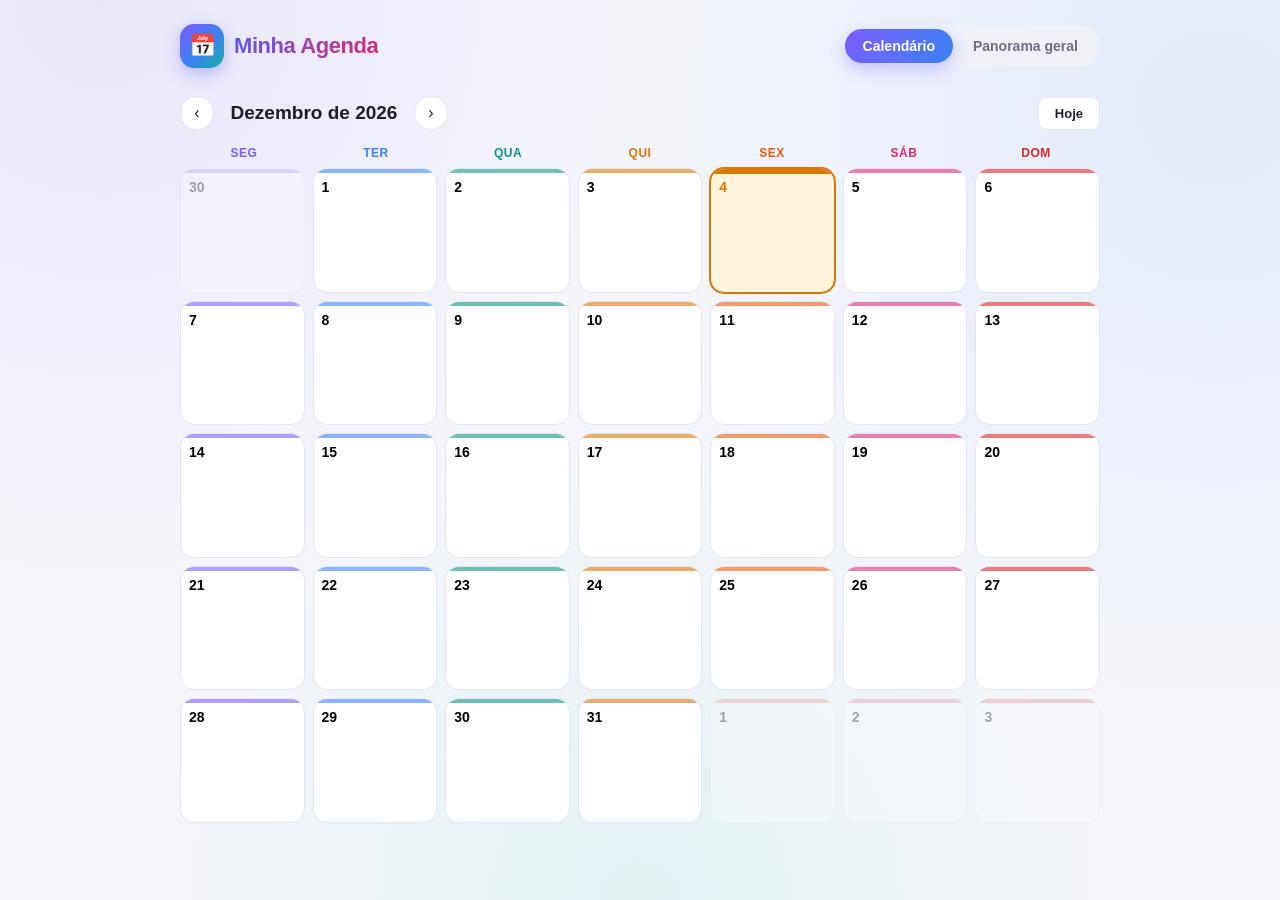
<file: public/index.html>
<!DOCTYPE html>
<html lang="pt-BR">
<head>
<meta charset="UTF-8">
<meta name="viewport" content="width=device-width, initial-scale=1.0">
<title>Minha Agenda</title>
<link rel="icon" href="data:image/svg+xml,%3Csvg xmlns='http://www.w3.org/2000/svg' viewBox='0 0 100 100'%3E%3Ctext y='.9em' font-size='90'%3E%F0%9F%93%85%3C/text%3E%3C/svg%3E">
<link rel="stylesheet" href="styles.css">
</head>
<body>
<div class="app">

  <header class="app-header">
    <div class="brand">
      <span class="brand-mark" aria-hidden="true">📅</span>
      <h1>Minha Agenda</h1>
    </div>
    <nav class="tabs" role="tablist" aria-label="Seções da agenda">
      <button class="tab-btn is-active" id="tab-btn-calendario" role="tab" aria-selected="true" aria-controls="view-calendario">Calendário</button>
      <button class="tab-btn" id="tab-btn-panorama" role="tab" aria-selected="false" aria-controls="view-panorama">Panorama geral</button>
    </nav>
  </header>

  <main class="app-main">

    <!-- VISÃO: CALENDÁRIO -->
    <section id="view-calendario" class="view is-active" role="tabpanel" aria-labelledby="tab-btn-calendario">
      <div class="calendar-toolbar">
        <div class="month-nav">
          <button id="btn-prev-month" class="icon-btn" aria-label="Mês anterior">‹</button>
          <h2 id="month-title">—</h2>
          <button id="btn-next-month" class="icon-btn" aria-label="Próximo mês">›</button>
        </div>
        <button id="btn-today" class="btn-secondary">Hoje</button>
      </div>

      <div class="weekday-row">
        <span>Seg</span><span>Ter</span><span>Qua</span><span>Qui</span><span>Sex</span><span>Sáb</span><span>Dom</span>
      </div>

      <div id="calendar-grid" class="calendar-grid" aria-live="polite"></div>
    </section>

    <!-- VISÃO: PANORAMA GERAL -->
    <section id="view-panorama" class="view" role="tabpanel" aria-labelledby="tab-btn-panorama">
      <div class="stat-cards" id="stat-cards"></div>

      <div class="panorama-lists">
        <div class="panel">
          <h3>Próximos compromissos</h3>
          <ul id="upcoming-list" class="event-list"></ul>
        </div>
        <div class="panel">
          <h3>Compromissos de hoje</h3>
          <ul id="today-list" class="event-list"></ul>
        </div>
      </div>
    </section>

  </main>
</div>

<!-- MODAL: HORÁRIOS DO DIA -->
<div id="day-modal" class="modal-overlay" hidden>
  <div class="modal-card" role="dialog" aria-modal="true" aria-labelledby="modal-date-title">
    <div class="modal-header">
      <div>
        <h2 id="modal-date-title">—</h2>
        <p id="modal-date-sub" class="modal-sub">—</p>
      </div>
      <button id="btn-close-modal" class="icon-btn" aria-label="Fechar">✕</button>
    </div>
    <div class="modal-body">
      <ul id="slot-list" class="slot-list"></ul>
    </div>
  </div>
</div>

<script src="app.js"></script>
</body>
</html>
</file>
<file: public/styles.css>
:root {
  --bg: #f5f6fb;
  --surface: #ffffff;
  --surface-muted: #f0f1f7;
  --border: #e3e5f0;
  --text: #1c1e2b;
  --text-muted: #6b6f85;
  --text-faint: #a4a7bb;
  --primary: #5b5bf0;
  --primary-hover: #4747d9;
  --primary-soft: #edeeff;
  --accent: #10b391;
  --accent-soft: #e3faf3;
  --danger: #e0577a;
  --radius-sm: 8px;
  --radius-md: 14px;
  --radius-lg: 20px;
  --shadow: 0 4px 20px rgba(28, 30, 43, 0.06);
  --shadow-lg: 0 20px 60px rgba(28, 30, 43, 0.18);

  /* weekday palette (Seg -> Dom) */
  --wd-1: #7c5cfc; --wd-1-soft: #efe9ff;
  --wd-2: #3b82f6; --wd-2-soft: #e6f0ff;
  --wd-3: #0d9488; --wd-3-soft: #e0f7f2;
  --wd-4: #d97706; --wd-4-soft: #fff2e0;
  --wd-5: #ea580c; --wd-5-soft: #ffe9df;
  --wd-6: #db2777; --wd-6-soft: #fde8f3;
  --wd-7: #dc2626; --wd-7-soft: #fde9e9;

  --today: #d97706;
  --today-soft: #fff4de;
}

* { box-sizing: border-box; }

html, body {
  margin: 0;
  padding: 0;
  background:
    radial-gradient(circle at 8% 0%, rgba(124, 92, 252, 0.10), transparent 40%),
    radial-gradient(circle at 95% 12%, rgba(59, 130, 246, 0.10), transparent 42%),
    radial-gradient(circle at 50% 100%, rgba(16, 179, 153, 0.08), transparent 45%),
    var(--bg);
  background-attachment: fixed;
  color: var(--text);
  font-family: -apple-system, BlinkMacSystemFont, "Segoe UI", Roboto, "Helvetica Neue", Arial, sans-serif;
  -webkit-font-smoothing: antialiased;
}

.app {
  max-width: 960px;
  margin: 0 auto;
  padding: 24px 20px 64px;
}

/* Header */
.app-header {
  display: flex;
  flex-wrap: wrap;
  align-items: center;
  justify-content: space-between;
  gap: 16px;
  margin-bottom: 28px;
}

.brand {
  display: flex;
  align-items: center;
  gap: 10px;
}

.brand-mark {
  font-size: 22px;
  line-height: 1;
  width: 44px;
  height: 44px;
  display: inline-flex;
  align-items: center;
  justify-content: center;
  border-radius: 14px;
  background: linear-gradient(135deg, #7c5cfc 0%, #3b82f6 55%, #10b399 100%);
  box-shadow: 0 6px 16px rgba(91, 91, 240, 0.35);
}

.brand h1 {
  font-size: 22px;
  font-weight: 800;
  margin: 0;
  letter-spacing: -0.02em;
  background: linear-gradient(120deg, #5b5bf0, #db2777);
  -webkit-background-clip: text;
  background-clip: text;
  color: transparent;
}

.tabs {
  display: inline-flex;
  background: var(--surface-muted);
  border-radius: 999px;
  padding: 4px;
  gap: 2px;
}

.tab-btn {
  border: none;
  background: transparent;
  color: var(--text-muted);
  font-size: 14px;
  font-weight: 600;
  padding: 9px 18px;
  border-radius: 999px;
  cursor: pointer;
  transition: background .15s ease, color .15s ease;
}

.tab-btn:hover { color: var(--text); }

.tab-btn.is-active {
  background: linear-gradient(120deg, #7c5cfc, #3b82f6);
  color: #fff;
  box-shadow: 0 6px 16px rgba(91, 91, 240, 0.3);
}

/* Views */
.view { display: none; }
.view.is-active { display: block; }

/* Calendar toolbar */
.calendar-toolbar {
  display: flex;
  align-items: center;
  justify-content: space-between;
  margin-bottom: 16px;
  flex-wrap: wrap;
  gap: 12px;
}

.month-nav {
  display: flex;
  align-items: center;
  gap: 10px;
}

.month-nav h2 {
  font-size: 19px;
  font-weight: 700;
  margin: 0;
  min-width: 180px;
  text-align: center;
}

.icon-btn {
  width: 34px;
  height: 34px;
  border-radius: 50%;
  border: 1px solid var(--border);
  background: var(--surface);
  color: var(--text);
  font-size: 16px;
  cursor: pointer;
  display: inline-flex;
  align-items: center;
  justify-content: center;
  transition: background .15s ease, border-color .15s ease;
}

.icon-btn:hover {
  background: var(--surface-muted);
  border-color: var(--primary);
}

.btn-secondary {
  border: 1px solid var(--border);
  background: var(--surface);
  color: var(--text);
  font-size: 13px;
  font-weight: 600;
  padding: 8px 16px;
  border-radius: var(--radius-sm);
  cursor: pointer;
  transition: background .15s ease, border-color .15s ease;
}

.btn-secondary:hover {
  background: var(--surface-muted);
  border-color: var(--primary);
}

/* Weekday row */
.weekday-row {
  display: grid;
  grid-template-columns: repeat(7, 1fr);
  gap: 8px;
  margin-bottom: 8px;
  padding: 0 2px;
}

.weekday-row span {
  text-align: center;
  font-size: 12px;
  font-weight: 800;
  text-transform: uppercase;
  letter-spacing: .04em;
}

.weekday-row span:nth-child(1) { color: var(--wd-1); }
.weekday-row span:nth-child(2) { color: var(--wd-2); }
.weekday-row span:nth-child(3) { color: var(--wd-3); }
.weekday-row span:nth-child(4) { color: var(--wd-4); }
.weekday-row span:nth-child(5) { color: var(--wd-5); }
.weekday-row span:nth-child(6) { color: var(--wd-6); }
.weekday-row span:nth-child(7) { color: var(--wd-7); }

/* Calendar grid */
.calendar-grid {
  display: grid;
  grid-template-columns: repeat(7, 1fr);
  gap: 8px;
}

.day-cell {
  position: relative;
  aspect-ratio: 1 / 1;
  min-height: 64px;
  background: var(--surface);
  border: 1px solid var(--border);
  border-radius: var(--radius-md);
  cursor: pointer;
  padding: 10px 8px 8px;
  display: flex;
  flex-direction: column;
  align-items: flex-start;
  justify-content: flex-start;
  overflow: hidden;
  transition: border-color .15s ease, transform .1s ease, box-shadow .15s ease;
}

.day-cell::before {
  content: "";
  position: absolute;
  top: 0;
  left: 0;
  right: 0;
  height: 4px;
  background: var(--wd-color, var(--border));
  opacity: 0.6;
}

.calendar-grid .day-cell:nth-child(7n+1) { --wd-color: var(--wd-1); }
.calendar-grid .day-cell:nth-child(7n+2) { --wd-color: var(--wd-2); }
.calendar-grid .day-cell:nth-child(7n+3) { --wd-color: var(--wd-3); }
.calendar-grid .day-cell:nth-child(7n+4) { --wd-color: var(--wd-4); }
.calendar-grid .day-cell:nth-child(7n+5) { --wd-color: var(--wd-5); }
.calendar-grid .day-cell:nth-child(7n+6) { --wd-color: var(--wd-6); }
.calendar-grid .day-cell:nth-child(7n+7) { --wd-color: var(--wd-7); }

.day-cell:hover {
  border-color: var(--wd-color, var(--primary));
  box-shadow: var(--shadow);
  transform: translateY(-1px);
}

.day-cell:hover::before {
  opacity: 1;
}

.day-cell.is-outside {
  opacity: 0.32;
}

.day-cell.is-today {
  border-color: var(--today);
  background: var(--today-soft);
  box-shadow: 0 0 0 1px var(--today);
}

.day-cell.is-today::before {
  background: var(--today);
  opacity: 1;
  height: 5px;
}

.day-num {
  font-size: 14px;
  font-weight: 700;
}

.day-cell.is-today .day-num {
  color: var(--today);
}

.day-count {
  margin-top: auto;
  align-self: flex-end;
  font-size: 11px;
  font-weight: 700;
  color: var(--wd-color, var(--primary));
  background: color-mix(in srgb, var(--wd-color, var(--primary)) 14%, white);
  border-radius: 999px;
  padding: 2px 7px;
}

.day-cell.is-today .day-count {
  background: var(--today);
  color: #fff;
}

/* Panorama */
.stat-cards {
  display: grid;
  grid-template-columns: repeat(auto-fit, minmax(180px, 1fr));
  gap: 14px;
  margin-bottom: 24px;
}

.stat-card {
  position: relative;
  background: var(--surface);
  border: 1px solid var(--border);
  border-left: 4px solid var(--card-color, var(--primary));
  border-radius: var(--radius-lg);
  padding: 18px;
  box-shadow: var(--shadow);
}

.stat-card .stat-icon {
  position: absolute;
  top: 14px;
  right: 14px;
  font-size: 18px;
  opacity: 0.85;
}

.stat-card .stat-label {
  font-size: 12px;
  font-weight: 700;
  color: var(--text-muted);
  text-transform: uppercase;
  letter-spacing: .04em;
  margin: 0 26px 8px 0;
}

.stat-card .stat-value {
  font-size: 26px;
  font-weight: 800;
  margin: 0 0 4px;
  letter-spacing: -0.02em;
  color: var(--card-color, var(--text));
}

.stat-card:nth-child(1) { --card-color: #7c5cfc; }
.stat-card:nth-child(2) { --card-color: #d97706; }
.stat-card:nth-child(3) { --card-color: #3b82f6; }
.stat-card:nth-child(4) { --card-color: #db2777; }

.stat-card .stat-hint {
  font-size: 13px;
  color: var(--text-muted);
  margin: 0;
}

.panorama-lists {
  display: grid;
  grid-template-columns: repeat(auto-fit, minmax(280px, 1fr));
  gap: 16px;
}

.panel {
  background: var(--surface);
  border: 1px solid var(--border);
  border-radius: var(--radius-lg);
  padding: 18px 18px 8px;
  box-shadow: var(--shadow);
}

.panel h3 {
  font-size: 15px;
  font-weight: 700;
  margin: 0 0 12px;
}

.event-list {
  list-style: none;
  margin: 0;
  padding: 0;
}

.event-list li {
  display: flex;
  align-items: baseline;
  gap: 10px;
  padding: 10px 0;
  border-top: 1px solid var(--border);
  font-size: 14px;
}

.event-list li:first-child { border-top: none; }

.event-list .ev-date {
  font-weight: 700;
  color: var(--primary);
  white-space: nowrap;
  font-size: 13px;
}

.event-list .ev-time {
  font-weight: 700;
  color: var(--text);
  white-space: nowrap;
}

.event-list .ev-title {
  color: var(--text-muted);
  overflow: hidden;
  text-overflow: ellipsis;
  white-space: nowrap;
}

.empty-hint {
  color: var(--text-faint);
  font-size: 13px;
  padding: 12px 0;
}

/* Modal */
.modal-overlay {
  position: fixed;
  inset: 0;
  background: rgba(20, 21, 34, 0.45);
  display: flex;
  align-items: center;
  justify-content: center;
  padding: 20px;
  z-index: 50;
}

.modal-overlay[hidden] { display: none; }

.modal-card {
  background: var(--surface);
  border-radius: var(--radius-lg);
  width: 100%;
  max-width: 420px;
  max-height: 82vh;
  display: flex;
  flex-direction: column;
  box-shadow: var(--shadow-lg);
  overflow: hidden;
}

.modal-header {
  display: flex;
  align-items: flex-start;
  justify-content: space-between;
  gap: 12px;
  padding: 20px 20px 16px;
  border-bottom: 1px solid var(--border);
}

.modal-header h2 {
  font-size: 17px;
  font-weight: 700;
  margin: 0 0 2px;
}

.modal-sub {
  margin: 0;
  font-size: 13px;
  color: var(--text-muted);
}

.modal-body {
  overflow-y: auto;
  padding: 8px 12px 16px;
}

.slot-list {
  list-style: none;
  margin: 0;
  padding: 0;
}

.slot-row {
  display: flex;
  align-items: center;
  gap: 10px;
  padding: 8px;
  border-radius: var(--radius-sm);
}

.slot-row:hover { background: var(--surface-muted); }

.slot-time {
  font-size: 13px;
  font-weight: 700;
  color: var(--text-muted);
  width: 48px;
  flex-shrink: 0;
}

.slot-row.has-event .slot-time { color: var(--primary); }

.slot-dot {
  width: 8px;
  height: 8px;
  border-radius: 50%;
  background: var(--border);
  flex-shrink: 0;
}

.slot-row.has-event .slot-dot { background: var(--accent); }

.slot-input {
  flex: 1;
  border: none;
  background: transparent;
  font-size: 14px;
  color: var(--text);
  padding: 6px 4px;
  border-radius: var(--radius-sm);
  outline: none;
}

.slot-input::placeholder { color: var(--text-faint); }

.slot-input:focus { background: var(--primary-soft); }

.slot-clear {
  border: none;
  background: transparent;
  color: var(--text-faint);
  font-size: 13px;
  cursor: pointer;
  padding: 4px 6px;
  border-radius: 6px;
  visibility: hidden;
}

.slot-row.has-event .slot-clear { visibility: visible; }

.slot-clear:hover { color: var(--danger); background: rgba(224,87,122,0.1); }

/* Responsive */
@media (max-width: 520px) {
  .app { padding: 16px 12px 48px; }
  .day-cell { min-height: 48px; padding: 6px; }
  .day-num { font-size: 12px; }
  .day-count { font-size: 10px; }
  .month-nav h2 { min-width: 140px; font-size: 16px; }
}
</file>
